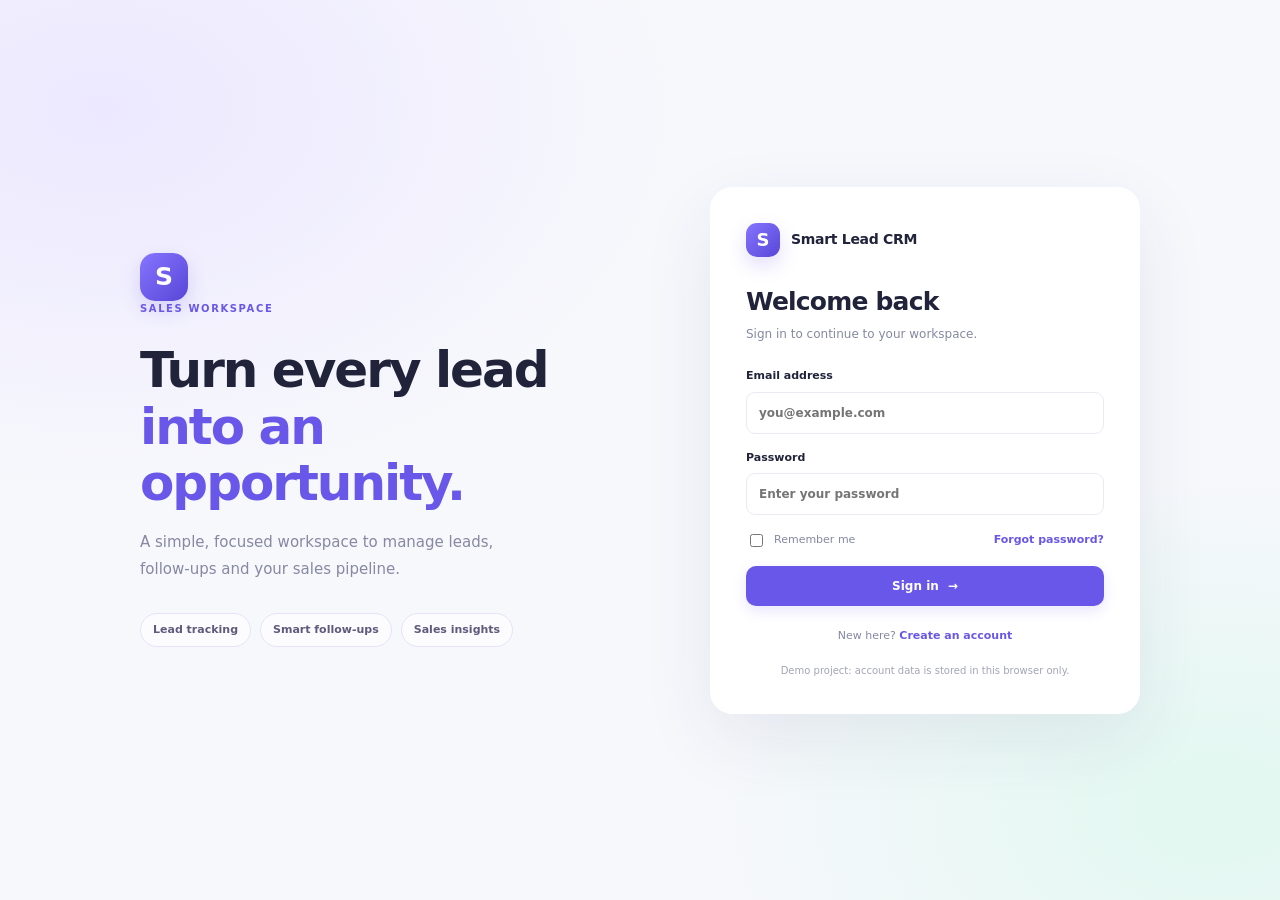
<file: index.html>
<!DOCTYPE html>
<html lang="en">
<head>
  <meta charset="UTF-8">
  <meta name="viewport" content="width=device-width, initial-scale=1.0">
  <meta name="description" content="Smart Lead CRM - manage leads, sales pipeline and follow-ups.">
  <title>Smart Lead CRM</title>
  <link rel="stylesheet" href="css/style.css">
</head>
<body class="auth-page">
  <main class="auth-shell">
    <section class="auth-brand">
      <div class="brand-mark">S</div>
      <p class="eyebrow">SALES WORKSPACE</p>
      <h1>Turn every lead<br><span>into an opportunity.</span></h1>
      <p class="muted">A simple, focused workspace to manage leads, follow-ups and your sales pipeline.</p>
      <div class="feature-pills"><span>Lead tracking</span><span>Smart follow-ups</span><span>Sales insights</span></div>
    </section>
    <section class="auth-card">
      <div class="brand-inline"><div class="brand-mark small">S</div><strong>Smart Lead CRM</strong></div>
      <h2>Welcome back</h2>
      <p class="muted">Sign in to continue to your workspace.</p>
      <form id="loginForm" class="form-stack">
        <label>Email address<input type="email" id="loginEmail" autocomplete="username" placeholder="you@example.com" required></label>
        <label>Password<input type="password" id="loginPassword" autocomplete="current-password" placeholder="Enter your password" required minlength="6"></label>
        <div class="form-row between"><label class="check-label"><input type="checkbox" id="rememberMe"> Remember me</label><a href="forgot-password.html">Forgot password?</a></div>
        <button class="btn btn-primary full" type="submit">Sign in <span>→</span></button>
        <p id="loginMessage" class="form-message" aria-live="polite"></p>
      </form>
      <p class="auth-switch">New here? <a href="register.html">Create an account</a></p>
      <p class="fine-print">Demo project: account data is stored in this browser only.</p>
    </section>
  </main>
  <script src="js/storage.js"></script><script src="js/auth.js"></script>
</body>
</html>
</file>
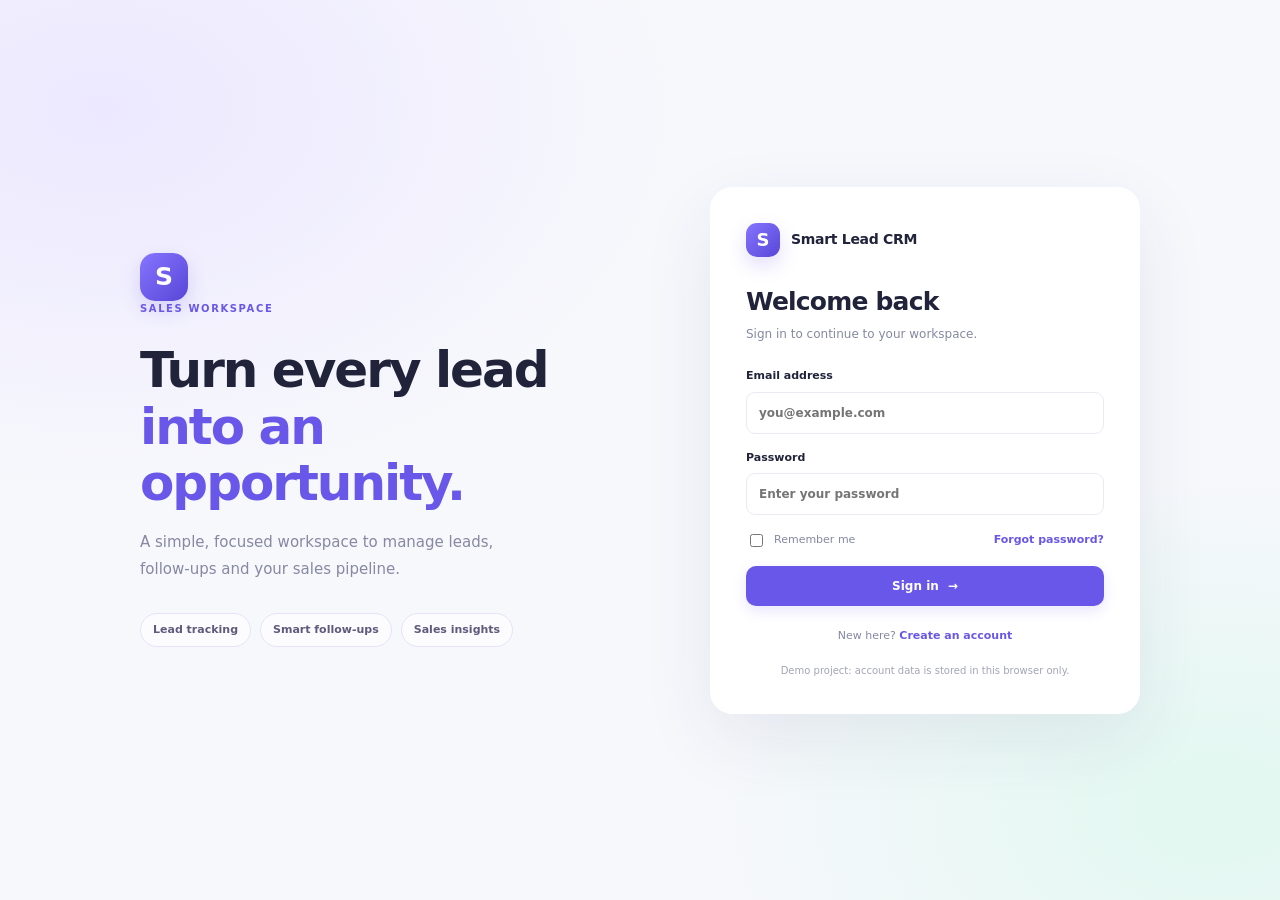
<file: analytics.html>
<!DOCTYPE html>
<html lang="en"><head><meta charset="UTF-8"><meta name="viewport" content="width=device-width, initial-scale=1.0"><title>Analytics | Smart Lead CRM</title><link rel="stylesheet" href="css/style.css"></head><body class="app-page"><div class="app-layout">
<aside class="sidebar" id="sidebar"><a class="brand-inline sidebar-brand" href="dashboard.html"><div class="brand-mark small">S</div><strong>Smart Lead <span>CRM</span></strong></a><p class="nav-label">WORKSPACE</p><nav class="main-nav"><a class="nav-link" href="dashboard.html"><span>▦</span> Overview</a><a class="nav-link" href="leads.html"><span>♙</span> Leads <span class="nav-count" id="navLeadCount">0</span></a><a class="nav-link" href="pipeline.html"><span>▤</span> Sales pipeline</a><a class="nav-link" href="followups.html"><span>◷</span> Follow-ups <span class="nav-count" id="navTaskCount">0</span></a><a class="nav-link active" href="analytics.html"><span>▥</span> Analytics</a></nav><div class="sidebar-bottom"><div class="help-card"><div class="help-icon">✦</div><strong>Data insight</strong><p>Use lead sources and stages to see where your pipeline is strongest.</p><a href="leads.html">Manage leads →</a></div><button class="nav-link logout-link" id="logoutBtn"><span>↪</span> Log out</button></div></aside>
<main class="main-area"><header class="topbar"><button class="icon-btn mobile-menu" id="menuToggle" aria-label="Toggle navigation">☰</button><div class="breadcrumb">Workspace <span>/</span> Analytics</div><div class="topbar-actions"><button class="icon-btn" id="themeToggle" title="Toggle theme">☼</button><button class="user-chip"><span class="avatar" id="userAvatar">S</span><span><strong id="userName">User</strong><small>Workspace owner</small></span></button></div></header>
<section class="page-content"><div class="page-heading"><div><p class="eyebrow">MEASURE WHAT MATTERS</p><h1>Sales analytics</h1><p class="muted">A clear snapshot of your leads, conversions and deal value.</p></div><button class="btn btn-secondary" id="exportAnalyticsBtn">↓ Export report CSV</button></div><div class="stats-grid compact-stats"><article class="stat-card"><div class="stat-top"><span>Conversion rate</span><span class="stat-icon green">↗</span></div><strong class="stat-number" id="analyticsConversion">0%</strong><div class="stat-foot">Won / all leads</div></article><article class="stat-card"><div class="stat-top"><span>Pipeline value</span><span class="stat-icon violet">₹</span></div><strong class="stat-number" id="analyticsPipeline">₹0</strong><div class="stat-foot">Open opportunities</div></article><article class="stat-card"><div class="stat-top"><span>Won revenue</span><span class="stat-icon green">✓</span></div><strong class="stat-number" id="analyticsRevenue">₹0</strong><div class="stat-foot">Deals marked won</div></article><article class="stat-card"><div class="stat-top"><span>Average deal</span><span class="stat-icon blue">◎</span></div><strong class="stat-number" id="analyticsAverage">₹0</strong><div class="stat-foot">Across all leads</div></article></div><div class="dashboard-grid analytics-grid"><section class="panel"><div class="panel-heading"><div><h2>Leads by status</h2><p class="muted">Current distribution across your pipeline</p></div></div><div id="statusChart" class="bar-chart"></div></section><section class="panel"><div class="panel-heading"><div><h2>Lead sources</h2><p class="muted">Where opportunities come from</p></div></div><div id="sourceChart" class="source-chart"></div></section></div><section class="panel"><div class="panel-heading"><div><h2>Smart insights</h2><p class="muted">Rule-based observations from your current data</p></div></div><div id="smartInsights" class="insights-grid"></div></section><footer class="app-footer">Smart Lead CRM <span>•</span> Make informed sales decisions</footer></section></main></div><div id="toastRegion" class="toast-region" aria-live="polite"></div><script src="js/storage.js"></script><script src="js/common.js"></script><script src="js/analytics.js"></script></body></html>
</file>
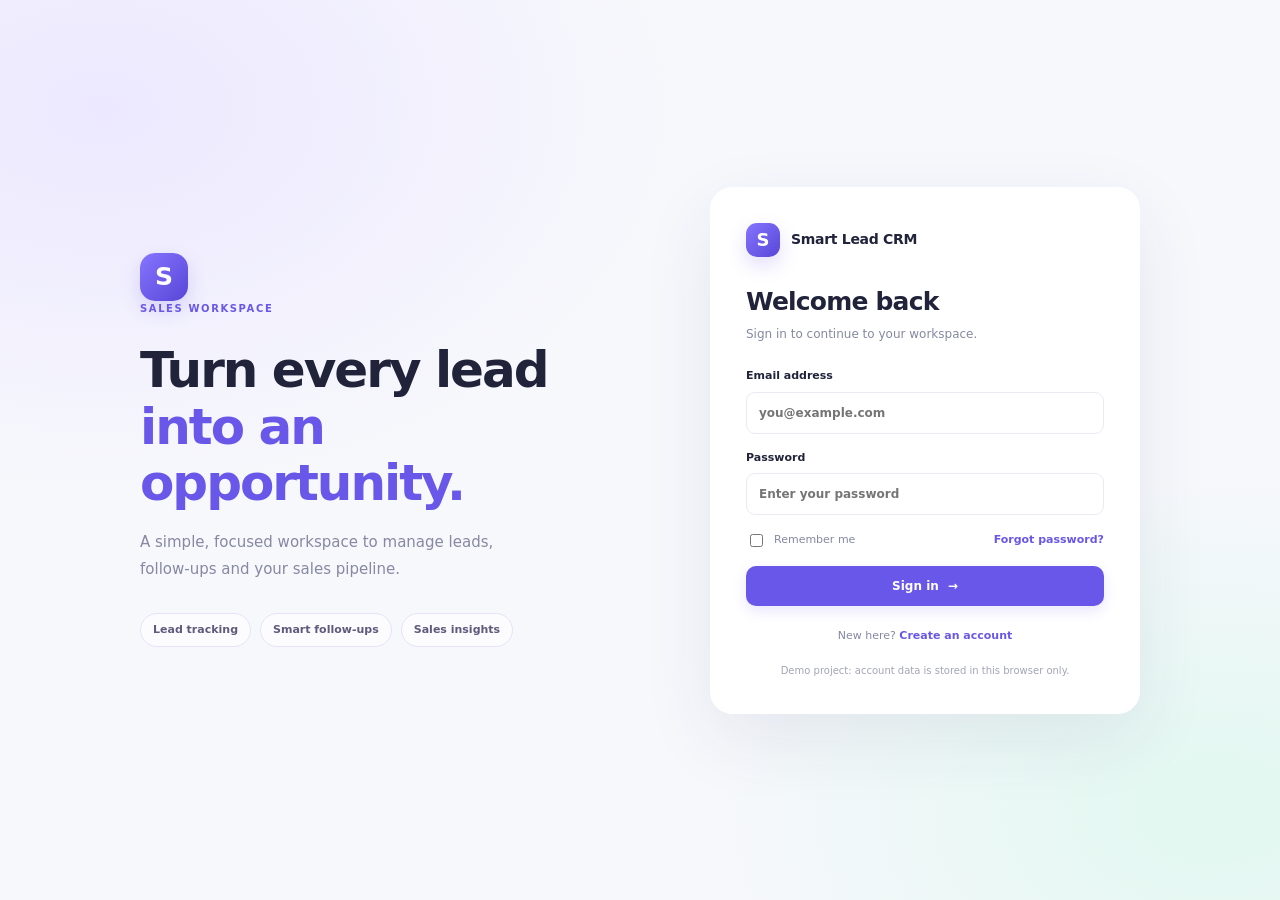
<file: dashboard.html>
<!DOCTYPE html>
<html lang="en">
<head><meta charset="UTF-8"><meta name="viewport" content="width=device-width, initial-scale=1.0"><title>Dashboard | Smart Lead CRM</title><link rel="stylesheet" href="css/style.css"></head>
<body class="app-page">
<div class="app-layout">
  <aside class="sidebar" id="sidebar">
    <a class="brand-inline sidebar-brand" href="dashboard.html"><div class="brand-mark small">S</div><strong>Smart Lead <span>CRM</span></strong></a>
    <p class="nav-label">WORKSPACE</p>
    <nav class="main-nav">
      <a class="nav-link active" href="dashboard.html"><span>▦</span> Overview</a>
      <a class="nav-link" href="leads.html"><span>♙</span> Leads <span class="nav-count" id="navLeadCount">0</span></a>
      <a class="nav-link" href="pipeline.html"><span>▤</span> Sales pipeline</a>
      <a class="nav-link" href="followups.html"><span>◷</span> Follow-ups <span class="nav-count" id="navTaskCount">0</span></a>
      <a class="nav-link" href="analytics.html"><span>▥</span> Analytics</a>
    </nav>
    <div class="sidebar-bottom"><div class="help-card"><div class="help-icon">✦</div><strong>Quick tip</strong><p>Keep next steps and follow-up dates updated to spot at-risk leads early.</p><a href="followups.html">View follow-ups →</a></div><button class="nav-link logout-link" id="logoutBtn"><span>↪</span> Log out</button></div>
  </aside>
  <main class="main-area">
    <header class="topbar"><button class="icon-btn mobile-menu" id="menuToggle" aria-label="Toggle navigation">☰</button><div class="breadcrumb">Workspace <span>/</span> Overview</div><div class="topbar-actions"><button class="icon-btn" id="themeToggle" title="Toggle theme" aria-label="Toggle theme">☼</button><button class="user-chip" id="userChip"><span class="avatar" id="userAvatar">S</span><span><strong id="userName">User</strong><small>Workspace owner</small></span></button></div></header>
    <section class="page-content">
      <div class="page-heading"><div><p class="eyebrow">MONDAY, YOUR SALES OVERVIEW</p><h1>Good to see you, <span id="greetingName">there</span> 👋</h1><p class="muted">Here's what's happening with your leads today.</p></div><a class="btn btn-primary" href="leads.html#addLead">＋ Add new lead</a></div>
      <div class="stats-grid">
        <article class="stat-card"><div class="stat-top"><span>Total leads</span><span class="stat-icon violet">♙</span></div><strong class="stat-number" id="totalLeads">0</strong><div class="stat-foot"><span class="positive">●</span> All leads in your workspace</div></article>
        <article class="stat-card"><div class="stat-top"><span>Qualified leads</span><span class="stat-icon blue">✦</span></div><strong class="stat-number" id="qualifiedLeads">0</strong><div class="stat-foot">Ready for sales conversations</div></article>
        <article class="stat-card"><div class="stat-top"><span>Deals won</span><span class="stat-icon green">✓</span></div><strong class="stat-number" id="wonLeads">0</strong><div class="stat-foot"><span class="positive">●</span> Successfully converted</div></article>
        <article class="stat-card"><div class="stat-top"><span>At-risk leads</span><span class="stat-icon orange">⚑</span></div><strong class="stat-number" id="riskLeads">0</strong><div class="stat-foot">Overdue or inactive leads</div></article>
      </div>
      <div class="dashboard-grid">
        <section class="panel pipeline-panel"><div class="panel-heading"><div><h2>Lead pipeline</h2><p class="muted">How leads move through your sales process</p></div><a class="text-link" href="pipeline.html">View pipeline →</a></div><div id="pipelineSummary" class="pipeline-summary"></div><div class="pipeline-bar" id="pipelineBar"></div><div class="legend-row" id="pipelineLegend"></div></section>
        <section class="panel"><div class="panel-heading"><div><h2>Lead health</h2><p class="muted">Based on status and follow-up dates</p></div><span class="pill pill-neutral">Live</span></div><div id="healthSummary" class="health-summary"></div><div class="health-note"><span>✦</span><p><strong>Smart tip</strong><br>Prioritize overdue follow-ups before adding more leads.</p></div></section>
      </div>
      <div class="dashboard-grid lower-grid">
        <section class="panel"><div class="panel-heading"><div><h2>Priority leads</h2><p class="muted">Leads that may need your attention</p></div><a class="text-link" href="leads.html">All leads →</a></div><div class="table-wrap"><table><thead><tr><th>Lead</th><th>Status</th><th>Health</th><th>Value</th></tr></thead><tbody id="priorityLeadsBody"></tbody></table></div></section>
        <section class="panel"><div class="panel-heading"><div><h2>Upcoming follow-ups</h2><p class="muted">Your next actions</p></div><a class="text-link" href="followups.html">View all →</a></div><div id="upcomingTasks" class="task-list"></div></section>
      </div>
      <footer class="app-footer">Smart Lead CRM <span>•</span> Browser-based demo workspace</footer>
    </section>
  </main>
</div>
<div id="toastRegion" class="toast-region" aria-live="polite"></div>
<script src="js/storage.js"></script><script src="js/common.js"></script><script src="js/dashboard.js"></script>
</body></html>
</file>
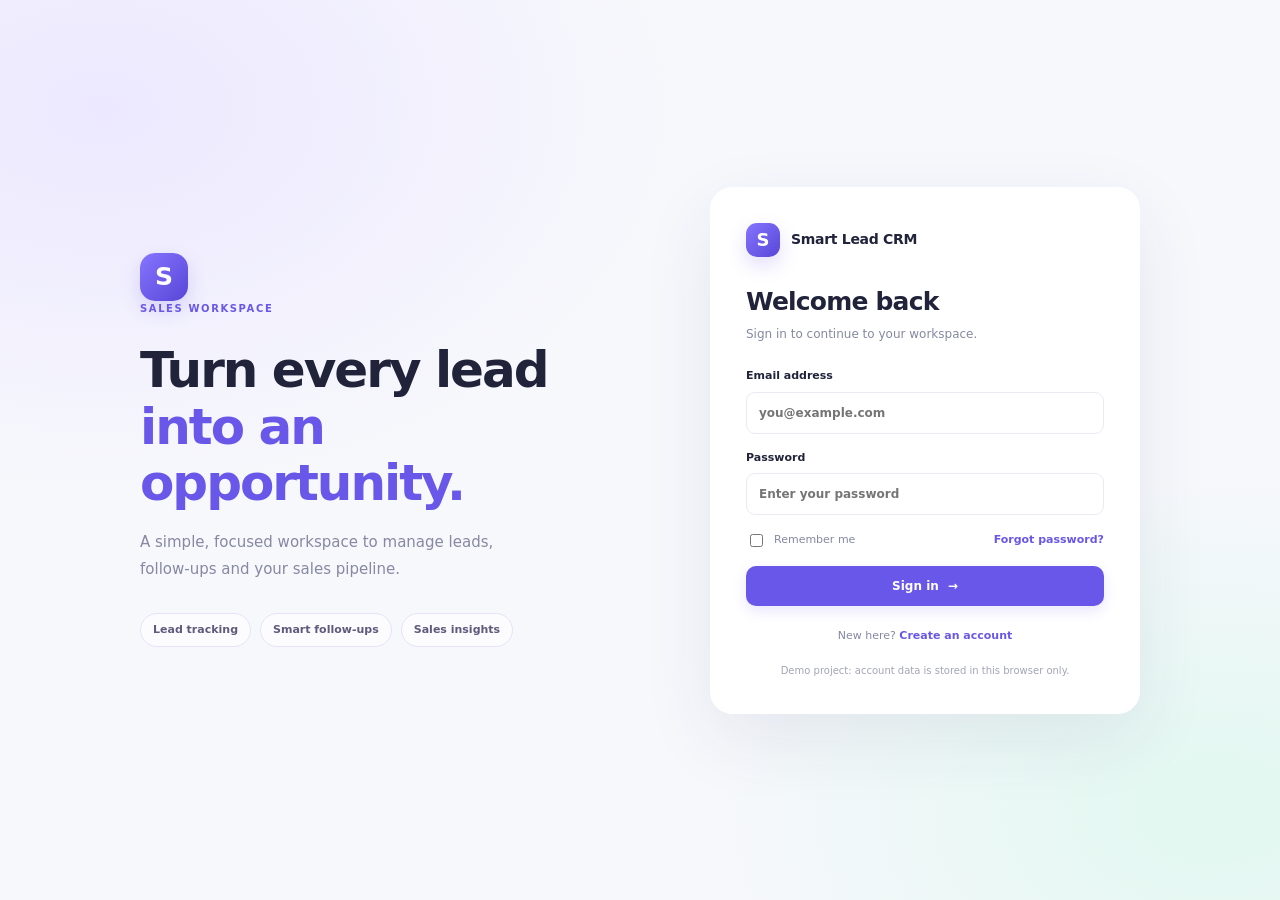
<file: followups.html>
<!DOCTYPE html>
<html lang="en"><head><meta charset="UTF-8"><meta name="viewport" content="width=device-width, initial-scale=1.0"><title>Follow-ups | Smart Lead CRM</title><link rel="stylesheet" href="css/style.css"></head><body class="app-page"><div class="app-layout">
<aside class="sidebar" id="sidebar"><a class="brand-inline sidebar-brand" href="dashboard.html"><div class="brand-mark small">S</div><strong>Smart Lead <span>CRM</span></strong></a><p class="nav-label">WORKSPACE</p><nav class="main-nav"><a class="nav-link" href="dashboard.html"><span>▦</span> Overview</a><a class="nav-link" href="leads.html"><span>♙</span> Leads <span class="nav-count" id="navLeadCount">0</span></a><a class="nav-link" href="pipeline.html"><span>▤</span> Sales pipeline</a><a class="nav-link active" href="followups.html"><span>◷</span> Follow-ups <span class="nav-count" id="navTaskCount">0</span></a><a class="nav-link" href="analytics.html"><span>▥</span> Analytics</a></nav><div class="sidebar-bottom"><div class="help-card"><div class="help-icon">✦</div><strong>Follow-up tip</strong><p>Small, timely actions help keep opportunities moving.</p><a href="leads.html">Browse leads →</a></div><button class="nav-link logout-link" id="logoutBtn"><span>↪</span> Log out</button></div></aside>
<main class="main-area"><header class="topbar"><button class="icon-btn mobile-menu" id="menuToggle" aria-label="Toggle navigation">☰</button><div class="breadcrumb">Workspace <span>/</span> Follow-ups</div><div class="topbar-actions"><button class="icon-btn" id="themeToggle" title="Toggle theme">☼</button><button class="user-chip"><span class="avatar" id="userAvatar">S</span><span><strong id="userName">User</strong><small>Workspace owner</small></span></button></div></header>
<section class="page-content"><div class="page-heading"><div><p class="eyebrow">STAY ON TOP OF EVERY CONVERSATION</p><h1>Follow-ups & tasks</h1><p class="muted">Your next steps, deadlines and overdue actions in one place.</p></div><a class="btn btn-primary" href="leads.html">＋ Add follow-up to a lead</a></div><div class="stats-grid compact-stats"><article class="stat-card"><div class="stat-top"><span>Open tasks</span><span class="stat-icon violet">◷</span></div><strong class="stat-number" id="tasksOpen">0</strong></article><article class="stat-card"><div class="stat-top"><span>Due today</span><span class="stat-icon blue">◎</span></div><strong class="stat-number" id="tasksToday">0</strong></article><article class="stat-card"><div class="stat-top"><span>Overdue</span><span class="stat-icon orange">⚑</span></div><strong class="stat-number" id="tasksOverdue">0</strong></article><article class="stat-card"><div class="stat-top"><span>Completed</span><span class="stat-icon green">✓</span></div><strong class="stat-number" id="tasksCompleted">0</strong></article></div><div class="task-filters"><button class="filter-chip active" data-task-filter="open">Open tasks</button><button class="filter-chip" data-task-filter="today">Due today</button><button class="filter-chip" data-task-filter="overdue">Overdue</button><button class="filter-chip" data-task-filter="completed">Completed</button><button class="filter-chip" data-task-filter="all">All</button></div><section class="panel"><div class="panel-heading"><div><h2>Task list</h2><p class="muted">Tasks are generated from each lead's next follow-up date.</p></div></div><div id="followupTaskList" class="followup-list"></div></section><footer class="app-footer">Smart Lead CRM <span>•</span> One next step at a time</footer></section></main></div><div id="toastRegion" class="toast-region" aria-live="polite"></div><script src="js/storage.js"></script><script src="js/common.js"></script><script src="js/followups.js"></script></body></html>
</file>
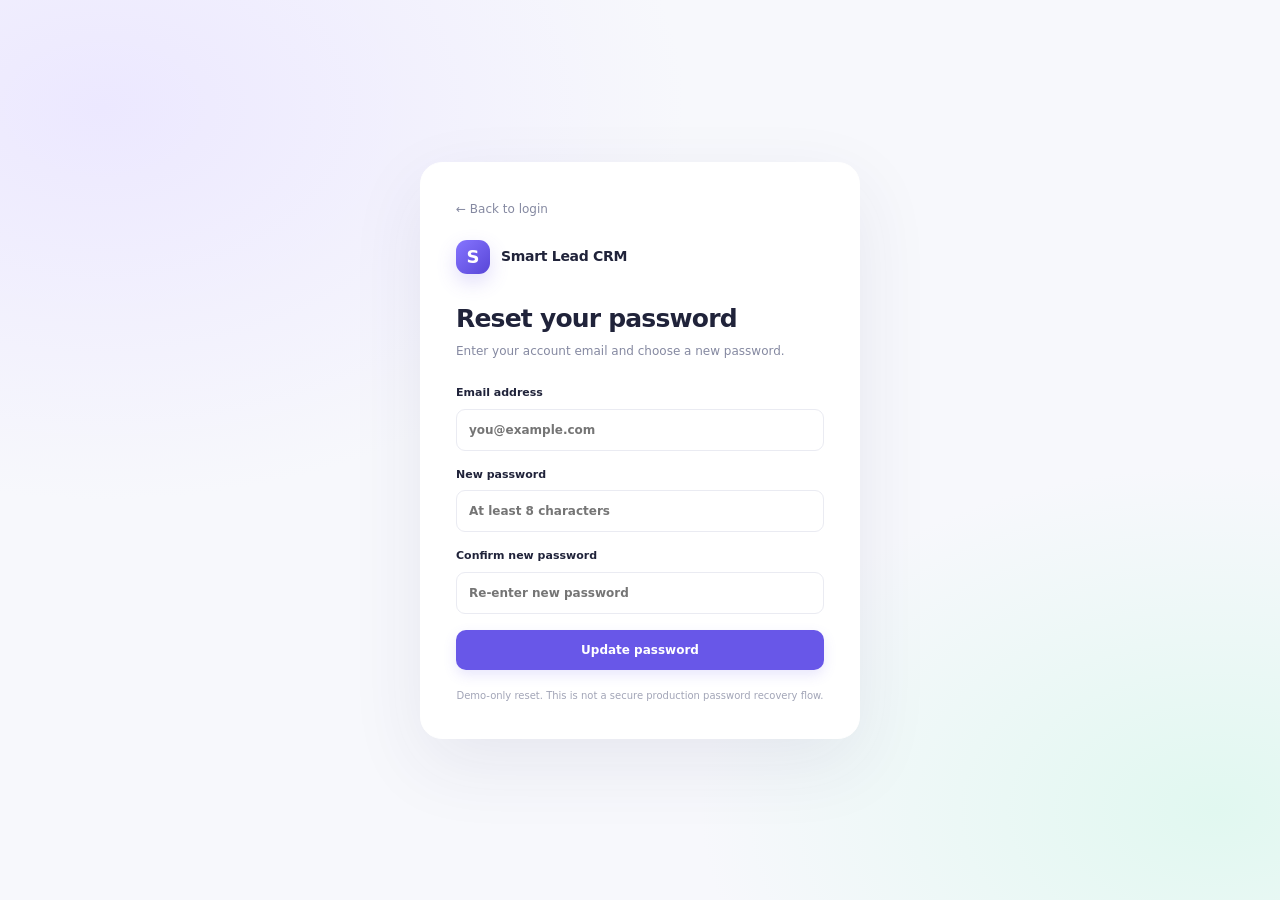
<file: forgot-password.html>
<!DOCTYPE html>
<html lang="en">
<head><meta charset="UTF-8"><meta name="viewport" content="width=device-width, initial-scale=1.0"><title>Password reset | Smart Lead CRM</title><link rel="stylesheet" href="css/style.css"></head>
<body class="auth-page"><main class="auth-shell compact-shell"><section class="auth-card standalone-card">
  <a class="back-link" href="index.html">← Back to login</a><div class="brand-inline"><div class="brand-mark small">S</div><strong>Smart Lead CRM</strong></div>
  <h2>Reset your password</h2><p class="muted">Enter your account email and choose a new password.</p>
  <form id="resetForm" class="form-stack">
    <label>Email address<input id="resetEmail" type="email" required placeholder="you@example.com"></label>
    <label>New password<input id="resetPassword" type="password" minlength="8" required placeholder="At least 8 characters"></label>
    <label>Confirm new password<input id="resetConfirm" type="password" minlength="8" required placeholder="Re-enter new password"></label>
    <button class="btn btn-primary full" type="submit">Update password</button><p id="resetMessage" class="form-message" aria-live="polite"></p>
  </form><p class="fine-print">Demo-only reset. This is not a secure production password recovery flow.</p>
</section></main><script src="js/storage.js"></script><script src="js/auth.js"></script></body></html>
</file>
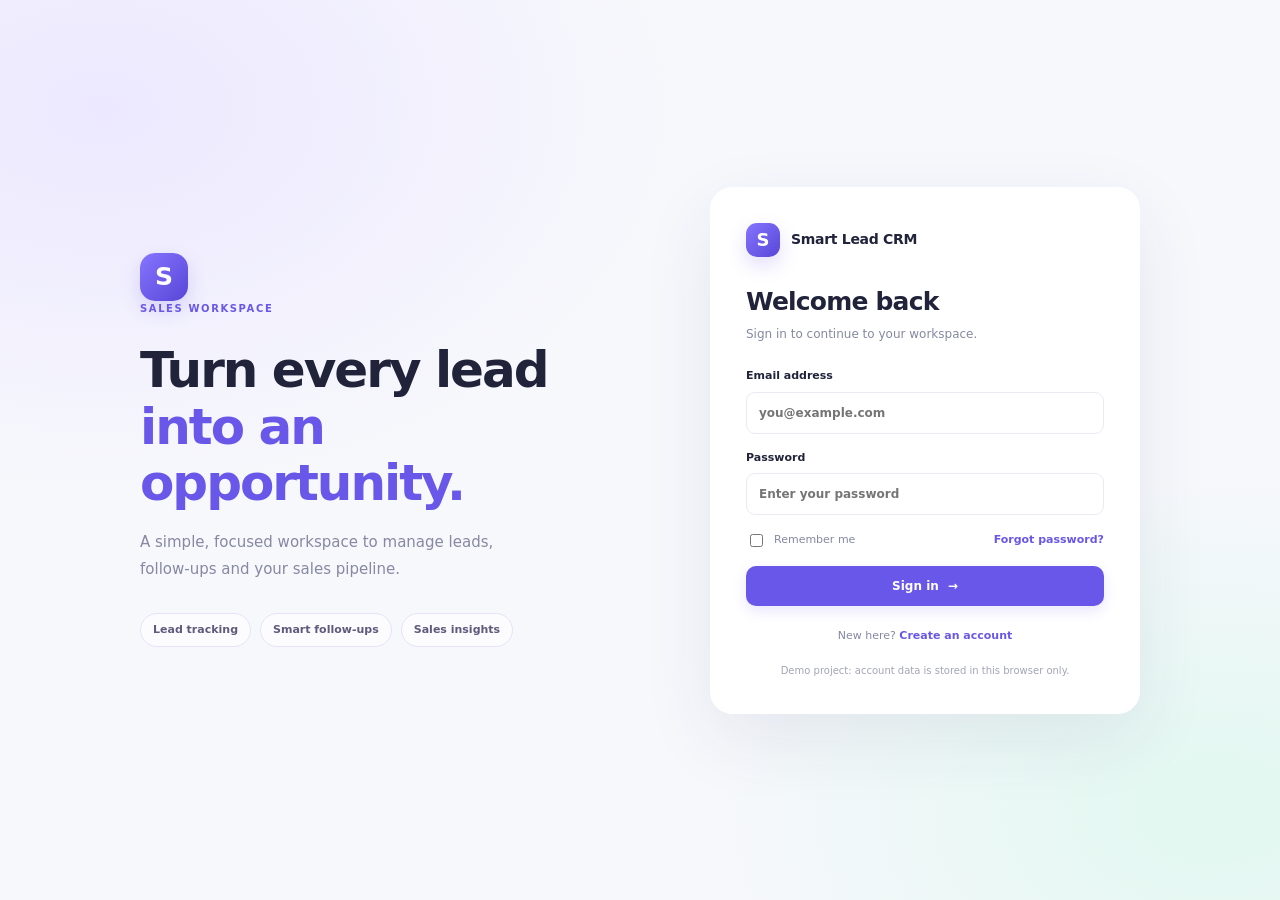
<file: leads.html>
<!DOCTYPE html>
<html lang="en"><head><meta charset="UTF-8"><meta name="viewport" content="width=device-width, initial-scale=1.0"><title>Leads | Smart Lead CRM</title><link rel="stylesheet" href="css/style.css"></head>
<body class="app-page"><div class="app-layout">
<aside class="sidebar" id="sidebar"><a class="brand-inline sidebar-brand" href="dashboard.html"><div class="brand-mark small">S</div><strong>Smart Lead <span>CRM</span></strong></a><p class="nav-label">WORKSPACE</p><nav class="main-nav"><a class="nav-link" href="dashboard.html"><span>▦</span> Overview</a><a class="nav-link active" href="leads.html"><span>♙</span> Leads <span class="nav-count" id="navLeadCount">0</span></a><a class="nav-link" href="pipeline.html"><span>▤</span> Sales pipeline</a><a class="nav-link" href="followups.html"><span>◷</span> Follow-ups <span class="nav-count" id="navTaskCount">0</span></a><a class="nav-link" href="analytics.html"><span>▥</span> Analytics</a></nav><div class="sidebar-bottom"><div class="help-card"><div class="help-icon">✦</div><strong>Lead tip</strong><p>Record the next action so no opportunity gets forgotten.</p><a href="followups.html">Manage tasks →</a></div><button class="nav-link logout-link" id="logoutBtn"><span>↪</span> Log out</button></div></aside>
<main class="main-area"><header class="topbar"><button class="icon-btn mobile-menu" id="menuToggle" aria-label="Toggle navigation">☰</button><div class="breadcrumb">Workspace <span>/</span> Leads</div><div class="topbar-actions"><button class="icon-btn" id="themeToggle" title="Toggle theme">☼</button><button class="user-chip"><span class="avatar" id="userAvatar">S</span><span><strong id="userName">User</strong><small>Workspace owner</small></span></button></div></header>
<section class="page-content"><div class="page-heading"><div><p class="eyebrow">CUSTOMER RELATIONSHIPS</p><h1>Lead management</h1><p class="muted">Capture, organize and prioritize every opportunity.</p></div><div class="button-row"><button class="btn btn-secondary" id="exportLeadsBtn">↓ Export CSV</button><label class="btn btn-secondary file-button">↑ Import CSV<input type="file" id="importLeadsInput" accept=".csv,text/csv" hidden></label><button class="btn btn-primary" id="openLeadModal">＋ Add lead</button></div></div>
<div class="stats-grid compact-stats"><article class="stat-card"><div class="stat-top"><span>All leads</span><span class="stat-icon violet">♙</span></div><strong class="stat-number" id="leadCountAll">0</strong></article><article class="stat-card"><div class="stat-top"><span>Hot priority</span><span class="stat-icon orange">⚑</span></div><strong class="stat-number" id="leadCountHot">0</strong></article><article class="stat-card"><div class="stat-top"><span>Follow-ups due</span><span class="stat-icon blue">◷</span></div><strong class="stat-number" id="leadCountDue">0</strong></article><article class="stat-card"><div class="stat-top"><span>Won deals</span><span class="stat-icon green">✓</span></div><strong class="stat-number" id="leadCountWon">0</strong></article></div>
<section class="panel"><div class="toolbar"><div class="search-wrap"><span>⌕</span><input type="search" id="leadSearch" placeholder="Search name, email, company..."></div><select id="statusFilter" aria-label="Filter by status"><option value="">All statuses</option><option>New</option><option>Contacted</option><option>Qualified</option><option>Proposal</option><option>Negotiation</option><option>Won</option><option>Lost</option></select><select id="priorityFilter" aria-label="Filter by priority"><option value="">All priorities</option><option>Hot</option><option>Warm</option><option>Cold</option></select><select id="leadSort" aria-label="Sort leads"><option value="newest">Newest first</option><option value="oldest">Oldest first</option><option value="value-high">Value: high to low</option><option value="score-high">Score: high to low</option></select></div>
<div class="table-wrap"><table class="leads-table"><thead><tr><th>Lead</th><th>Company</th><th>Status</th><th>Priority</th><th>Lead score</th><th>Deal value</th><th>Follow-up</th><th>Actions</th></tr></thead><tbody id="leadsTableBody"></tbody></table></div><div class="table-bottom"><span id="leadResultsLabel">Showing 0 leads</span><button class="btn btn-small btn-secondary" id="clearFiltersBtn">Clear filters</button></div></section>
<footer class="app-footer">Smart Lead CRM <span>•</span> Manage your pipeline with clarity</footer></section></main></div>
<div class="modal-backdrop" id="leadModalBackdrop" hidden><section class="modal-card" role="dialog" aria-modal="true" aria-labelledby="leadModalTitle"><div class="modal-heading"><div><p class="eyebrow">LEAD DETAILS</p><h2 id="leadModalTitle">Add new lead</h2></div><button class="icon-btn" id="closeLeadModal" aria-label="Close">×</button></div>
<form id="leadForm" class="form-grid"><input type="hidden" id="leadId"><label>Full name *<input id="leadName" required maxlength="100" placeholder="e.g. Rahul Sharma"></label><label>Email *<input id="leadEmail" type="email" required maxlength="160" placeholder="rahul@example.com"></label><label>Phone<input id="leadPhone" type="tel" maxlength="30" placeholder="+91 98765 43210"></label><label>Company<input id="leadCompany" maxlength="100" placeholder="Company name"></label><label>Lead source<select id="leadSource"><option>Website</option><option>Referral</option><option>LinkedIn</option><option>Campaign</option><option>Cold call</option><option>Other</option></select></label><label>Status<select id="leadStatus"><option>New</option><option>Contacted</option><option>Qualified</option><option>Proposal</option><option>Negotiation</option><option>Won</option><option>Lost</option></select></label><label>Priority<select id="leadPriority"><option>Warm</option><option>Hot</option><option>Cold</option></select></label><label>Deal value (₹)<input id="leadValue" type="number" min="0" step="1" value="0"></label><label>Next follow-up<input id="leadFollowup" type="date"></label><label>Notes<textarea id="leadNotes" rows="3" maxlength="1000" placeholder="Interest, context, next step..."></textarea></label><div class="modal-actions"><button type="button" class="btn btn-secondary" id="cancelLeadModal">Cancel</button><button type="submit" class="btn btn-primary">Save lead</button></div><p class="form-message span-all" id="leadFormMessage" aria-live="polite"></p></form></section></div>
<div id="toastRegion" class="toast-region" aria-live="polite"></div><script src="js/storage.js"></script><script src="js/common.js"></script><script src="js/leads.js"></script></body></html>
</file>
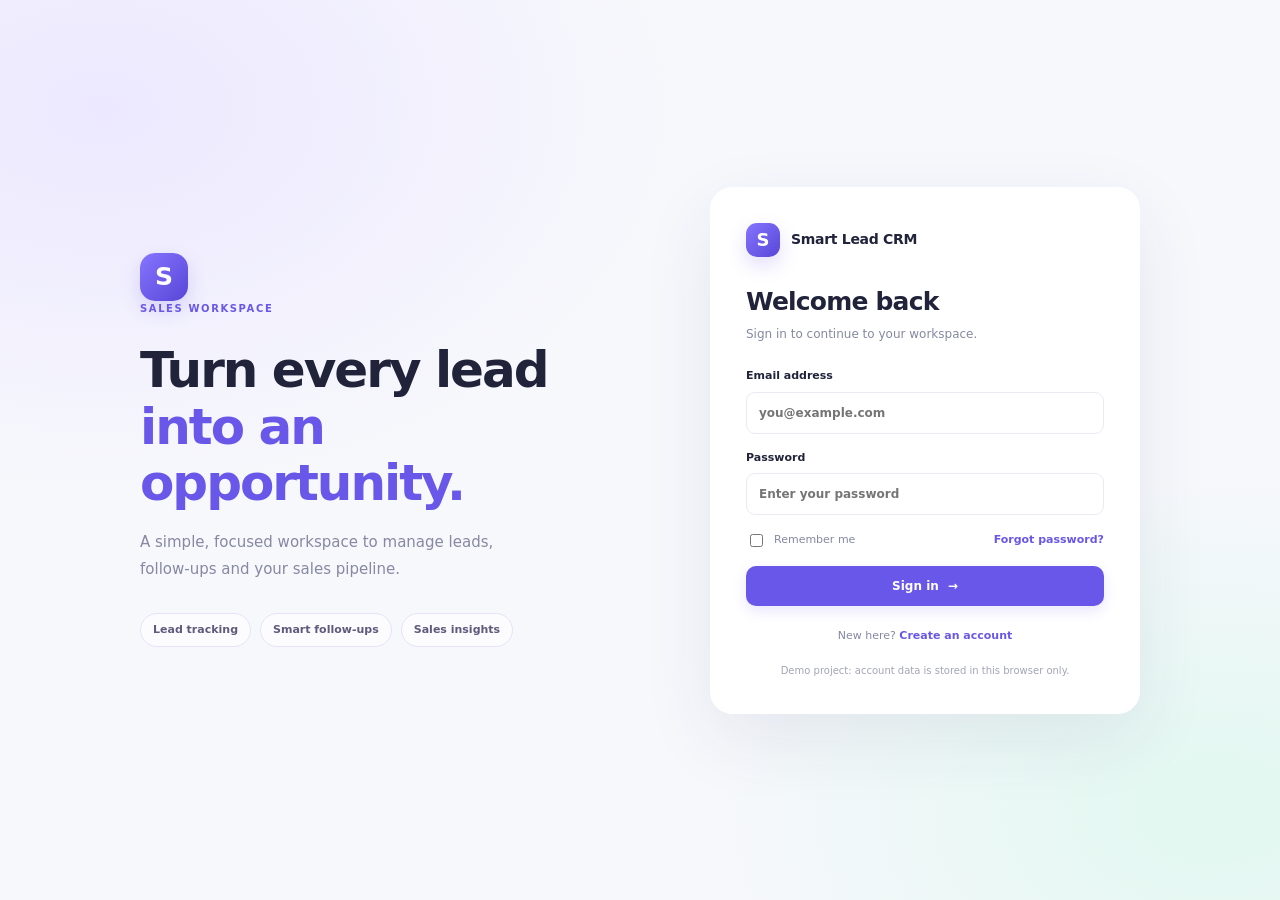
<file: pipeline.html>
<!DOCTYPE html>
<html lang="en"><head><meta charset="UTF-8"><meta name="viewport" content="width=device-width, initial-scale=1.0"><title>Sales pipeline | Smart Lead CRM</title><link rel="stylesheet" href="css/style.css"></head><body class="app-page"><div class="app-layout">
<aside class="sidebar" id="sidebar"><a class="brand-inline sidebar-brand" href="dashboard.html"><div class="brand-mark small">S</div><strong>Smart Lead <span>CRM</span></strong></a><p class="nav-label">WORKSPACE</p><nav class="main-nav"><a class="nav-link" href="dashboard.html"><span>▦</span> Overview</a><a class="nav-link" href="leads.html"><span>♙</span> Leads <span class="nav-count" id="navLeadCount">0</span></a><a class="nav-link active" href="pipeline.html"><span>▤</span> Sales pipeline</a><a class="nav-link" href="followups.html"><span>◷</span> Follow-ups <span class="nav-count" id="navTaskCount">0</span></a><a class="nav-link" href="analytics.html"><span>▥</span> Analytics</a></nav><div class="sidebar-bottom"><div class="help-card"><div class="help-icon">✦</div><strong>Pipeline tip</strong><p>Keep deal stages accurate for better forecasts.</p><a href="analytics.html">View analytics →</a></div><button class="nav-link logout-link" id="logoutBtn"><span>↪</span> Log out</button></div></aside>
<main class="main-area"><header class="topbar"><button class="icon-btn mobile-menu" id="menuToggle" aria-label="Toggle navigation">☰</button><div class="breadcrumb">Workspace <span>/</span> Sales pipeline</div><div class="topbar-actions"><button class="icon-btn" id="themeToggle" title="Toggle theme">☼</button><button class="user-chip"><span class="avatar" id="userAvatar">S</span><span><strong id="userName">User</strong><small>Workspace owner</small></span></button></div></header>
<section class="page-content"><div class="page-heading"><div><p class="eyebrow">DEAL PROGRESSION</p><h1>Sales pipeline</h1><p class="muted">Move opportunities forward and keep every deal visible.</p></div><a class="btn btn-primary" href="leads.html">＋ Add lead</a></div><div class="pipeline-overview" id="pipelineOverview"></div><div class="kanban-board" id="kanbanBoard"></div><footer class="app-footer">Smart Lead CRM <span>•</span> Sales stages at a glance</footer></section></main></div><div id="toastRegion" class="toast-region" aria-live="polite"></div><script src="js/storage.js"></script><script src="js/common.js"></script><script src="js/pipeline.js"></script></body></html>
</file>
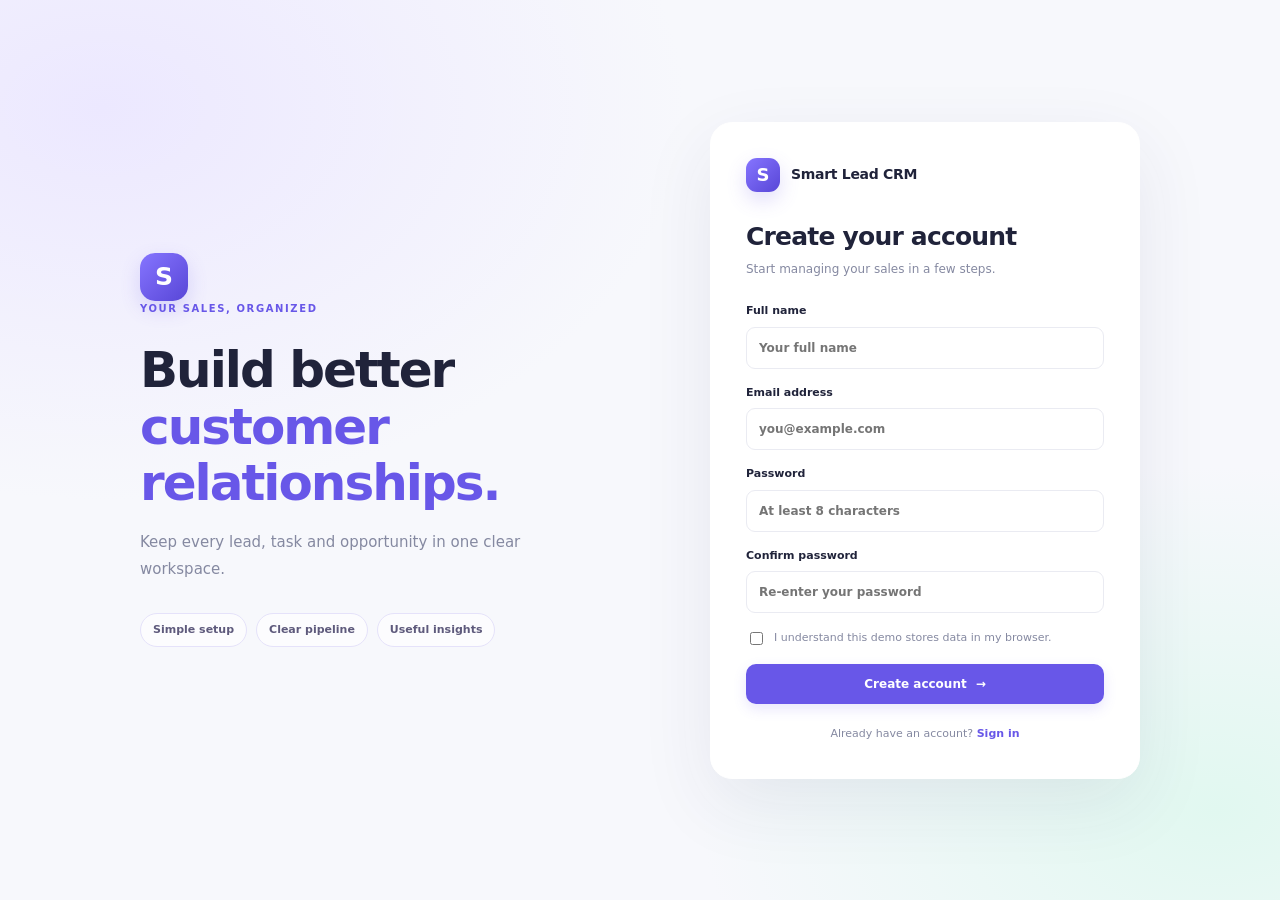
<file: register.html>
<!DOCTYPE html>
<html lang="en">
<head><meta charset="UTF-8"><meta name="viewport" content="width=device-width, initial-scale=1.0"><title>Create account | Smart Lead CRM</title><link rel="stylesheet" href="css/style.css"></head>
<body class="auth-page">
  <main class="auth-shell">
    <section class="auth-brand"><div class="brand-mark">S</div><p class="eyebrow">YOUR SALES, ORGANIZED</p><h1>Build better<br><span>customer relationships.</span></h1><p class="muted">Keep every lead, task and opportunity in one clear workspace.</p><div class="feature-pills"><span>Simple setup</span><span>Clear pipeline</span><span>Useful insights</span></div></section>
    <section class="auth-card">
      <div class="brand-inline"><div class="brand-mark small">S</div><strong>Smart Lead CRM</strong></div>
      <h2>Create your account</h2><p class="muted">Start managing your sales in a few steps.</p>
      <form id="registerForm" class="form-stack">
        <label>Full name<input id="registerName" type="text" autocomplete="name" placeholder="Your full name" required minlength="2" maxlength="80"></label>
        <label>Email address<input id="registerEmail" type="email" autocomplete="email" placeholder="you@example.com" required></label>
        <label>Password<input id="registerPassword" type="password" autocomplete="new-password" placeholder="At least 8 characters" required minlength="8"></label>
        <label>Confirm password<input id="confirmPassword" type="password" autocomplete="new-password" placeholder="Re-enter your password" required minlength="8"></label>
        <label class="check-label"><input type="checkbox" id="acceptTerms" required> I understand this demo stores data in my browser.</label>
        <button class="btn btn-primary full" type="submit">Create account <span>→</span></button>
        <p id="registerMessage" class="form-message" aria-live="polite"></p>
      </form>
      <p class="auth-switch">Already have an account? <a href="index.html">Sign in</a></p>
    </section>
  </main>
  <script src="js/storage.js"></script><script src="js/auth.js"></script>
</body></html>
</file>
<file: css/style.css>
:root{--bg:#f6f7fb;--surface:#fff;--surface-2:#f8f9fd;--text:#20233a;--muted:#8589a1;--border:#eaebf2;--primary:#6857e8;--primary-dark:#5140cf;--primary-soft:#eeebff;--green:#159c72;--green-soft:#e5f8f0;--orange:#d88927;--orange-soft:#fff3df;--red:#d84b60;--red-soft:#fff0f2;--blue:#3984d9;--blue-soft:#eaf3ff;--shadow:0 12px 35px rgba(34,38,80,.06);--sidebar:252px}*{box-sizing:border-box}html{scroll-behavior:smooth}body{margin:0;font-family:Inter,ui-sans-serif,system-ui,-apple-system,BlinkMacSystemFont,"Segoe UI",sans-serif;background:var(--bg);color:var(--text);font-size:14px;line-height:1.5}a{color:var(--primary);text-decoration:none}button,input,select,textarea{font:inherit}button{cursor:pointer}button:focus-visible,a:focus-visible,input:focus-visible,select:focus-visible,textarea:focus-visible{outline:3px solid #a9a0ff;outline-offset:2px}.muted{color:var(--muted);margin:5px 0 0}.eyebrow{font-size:10px;font-weight:800;letter-spacing:1.6px;color:var(--primary);margin:0 0 9px}.brand-mark{height:48px;width:48px;display:grid;place-items:center;border-radius:15px;color:#fff;font-size:25px;font-weight:800;background:linear-gradient(135deg,#8675ff,#5846d7);box-shadow:0 8px 20px #6857e833}.brand-mark.small{height:34px;width:34px;border-radius:11px;font-size:18px}.brand-inline{display:flex;align-items:center;gap:11px}.brand-inline strong{font-size:14px;letter-spacing:-.3px}.brand-inline strong span{color:var(--primary)}.btn{display:inline-flex;align-items:center;justify-content:center;gap:9px;border:1px solid transparent;border-radius:10px;padding:10px 15px;font-weight:700;font-size:12px;transition:transform .16s,background .16s,box-shadow .16s;white-space:nowrap}.btn:hover{transform:translateY(-1px)}.btn-primary{background:var(--primary);color:white;box-shadow:0 5px 13px #6857e826}.btn-primary:hover{background:var(--primary-dark)}.btn-secondary{background:var(--surface);border-color:var(--border);color:var(--text)}.btn-secondary:hover{background:var(--surface-2)}.btn-small{padding:6px 10px;font-size:11px}.full{width:100%}.icon-btn{height:36px;width:36px;display:inline-grid;place-items:center;border:1px solid var(--border);background:var(--surface);color:var(--text);border-radius:10px;font-size:16px}.button-row{display:flex;gap:9px;flex-wrap:wrap}.auth-page{min-height:100vh;display:grid;place-items:center;padding:32px;background:radial-gradient(ellipse at 8% 12%,#ece8ff 0,transparent 35%),radial-gradient(ellipse at 95% 90%,#e1f8f0 0,transparent 30%),#f7f8fc}.auth-shell{width:min(100%,1000px);display:grid;grid-template-columns:1fr 430px;align-items:center;gap:70px}.auth-brand h1{font-size:clamp(34px,4vw,50px);letter-spacing:-2px;line-height:1.13;margin:26px 0 17px}.auth-brand h1 span{color:var(--primary)}.auth-brand>.muted{font-size:15px;max-width:400px;line-height:1.8}.feature-pills{display:flex;gap:9px;flex-wrap:wrap;margin-top:30px}.feature-pills span{padding:8px 12px;border:1px solid #e5e2fa;border-radius:99px;background:#ffffffa8;color:#5e5a7c;font-size:11px;font-weight:650}.auth-card{padding:35px;background:var(--surface);border:1px solid #ffffff;border-radius:22px;box-shadow:0 25px 75px #2b2b6415}.auth-card h2{font-size:25px;letter-spacing:-.8px;margin:26px 0 0}.auth-card .muted{font-size:12px}.form-stack{display:grid;gap:16px;margin-top:25px}.form-stack label,.form-grid>label{display:grid;gap:7px;color:var(--text);font-size:11px;font-weight:700}.form-stack input:not([type=checkbox]),.form-grid input,.form-grid select,.form-grid textarea,.toolbar select,.toolbar input{width:100%;border:1px solid var(--border);background:var(--surface);color:var(--text);border-radius:9px;padding:11px 12px;outline:none;font-size:12px}.form-stack input:focus,.form-grid input:focus,.form-grid select:focus,.form-grid textarea:focus,.toolbar input:focus,.toolbar select:focus{border-color:var(--primary);box-shadow:0 0 0 3px #6857e812}.form-row{display:flex;align-items:center;gap:12px}.between{justify-content:space-between}.check-label{display:flex!important;align-items:center;gap:8px!important;font-weight:500!important;color:var(--muted)!important;font-size:11px!important}.check-label input{accent-color:var(--primary)}.form-row a,.auth-switch a{font-size:11px;font-weight:700}.auth-switch{text-align:center;margin:22px 0 0;color:var(--muted);font-size:11px}.fine-print{text-align:center;color:#a2a5b7;font-size:10px;margin:18px 0 0}.form-message{font-size:12px;margin:0;color:var(--red);min-height:0}.form-message:empty{display:none}.form-message.success{color:var(--green)}.compact-shell{width:min(100%,440px);display:block}.standalone-card{width:100%}.back-link{display:inline-block;font-size:12px;margin-bottom:22px;color:var(--muted)}.app-layout{min-height:100vh}.sidebar{width:var(--sidebar);position:fixed;inset:0 auto 0 0;background:var(--surface);border-right:1px solid var(--border);padding:25px 16px 18px;display:flex;flex-direction:column;z-index:20}.sidebar-brand{padding:0 10px 35px}.nav-label{font-size:9px;font-weight:800;letter-spacing:1.5px;color:#a0a3b6;padding:0 13px;margin:0 0 11px}.main-nav{display:grid;gap:5px}.nav-link{display:flex;align-items:center;gap:12px;padding:11px 13px;border-radius:10px;color:#73778f;font-weight:650;font-size:12px;transition:.15s}.nav-link>span:first-child{font-size:17px;width:18px;text-align:center}.nav-link:hover{background:var(--surface-2);color:var(--text)}.nav-link.active{background:var(--primary-soft);color:var(--primary)}.nav-count{margin-left:auto;background:#f0eff8;padding:2px 7px;border-radius:20px;font-size:10px}.sidebar-bottom{margin-top:auto}.help-card{background:linear-gradient(145deg,#f2efff,#f8f7ff);border:1px solid #e9e5ff;border-radius:13px;padding:15px;margin:0 3px 20px}.help-icon{display:grid;place-items:center;width:28px;height:28px;border-radius:9px;background:white;color:var(--primary);font-size:15px;margin-bottom:10px}.help-card strong{font-size:12px}.help-card p{font-size:10px;color:#81809b;line-height:1.65;margin:5px 0 10px}.help-card a{font-size:10px;font-weight:750}.logout-link{width:100%;border:0;background:transparent;text-align:left}.main-area{margin-left:var(--sidebar);min-height:100vh}.topbar{height:68px;background:var(--surface);border-bottom:1px solid var(--border);display:flex;align-items:center;justify-content:space-between;padding:0 35px;position:sticky;top:0;z-index:10}.breadcrumb{font-size:11px;color:var(--muted)}.breadcrumb span{padding:0 9px;color:#c0c1ce}.topbar-actions{display:flex;align-items:center;gap:12px}.user-chip{display:flex;align-items:center;gap:9px;border:0;background:transparent;text-align:left;color:var(--text);padding:2px}.user-chip>span:last-child{display:grid}.user-chip strong{font-size:11px}.user-chip small{font-size:9px;color:var(--muted)}.avatar{height:34px;width:34px;border-radius:50%;background:var(--primary-soft);color:var(--primary);display:grid;place-items:center;font-weight:800}.mobile-menu{display:none}.page-content{padding:32px 35px 20px;max-width:1600px;margin:auto}.page-heading{display:flex;align-items:center;justify-content:space-between;gap:20px;margin-bottom:25px}.page-heading h1{font-size:27px;letter-spacing:-1.1px;margin:0;line-height:1.25}.page-heading .muted{font-size:12px}.page-heading .eyebrow{margin-bottom:8px}.stats-grid{display:grid;grid-template-columns:repeat(4,minmax(0,1fr));gap:15px;margin-bottom:20px}.stat-card{padding:18px 19px;background:var(--surface);border:1px solid var(--border);border-radius:14px;box-shadow:0 4px 12px #24265c03;min-width:0}.stat-top{display:flex;align-items:center;justify-content:space-between;color:var(--muted);font-size:11px;font-weight:650}.stat-icon{height:34px;width:34px;display:grid;place-items:center;border-radius:10px;font-size:16px}.violet{color:var(--primary);background:var(--primary-soft)}.blue{color:var(--blue);background:var(--blue-soft)}.green{color:var(--green);background:var(--green-soft)}.orange{color:var(--orange);background:var(--orange-soft)}.stat-number{display:block;font-size:28px;letter-spacing:-1px;font-weight:800;margin:11px 0 4px;line-height:1.2;overflow-wrap:anywhere}.stat-foot{font-size:10px;color:var(--muted)}.positive{color:var(--green);font-size:9px;margin-right:3px}.dashboard-grid{display:grid;grid-template-columns:minmax(0,1.5fr) minmax(300px,1fr);gap:18px;margin-bottom:18px}.panel{background:var(--surface);border:1px solid var(--border);border-radius:14px;padding:21px;min-width:0;box-shadow:0 4px 12px #24265c03}.panel-heading{display:flex;justify-content:space-between;align-items:flex-start;gap:15px;margin-bottom:22px}.panel-heading h2{font-size:14px;margin:0;letter-spacing:-.2px}.panel-heading .muted{font-size:10px}.text-link{font-size:10px;font-weight:750;white-space:nowrap}.pill{font-size:9px;padding:5px 9px;border-radius:30px;font-weight:700}.pill-neutral{color:var(--green);background:var(--green-soft)}.pipeline-summary{font-size:12px;color:var(--muted);margin-bottom:12px}.pipeline-summary strong{font-size:20px;color:var(--text);margin-right:5px}.pipeline-bar{display:flex;gap:3px;height:12px;border-radius:99px;overflow:hidden}.pipeline-segment{height:100%;min-width:0;transition:width .3s}.pipeline-segment:first-child{border-radius:99px 0 0 99px}.pipeline-segment:last-child{border-radius:0 99px 99px 0}.legend-row{display:flex;flex-wrap:wrap;gap:12px 16px;margin-top:18px}.legend-item{display:flex;align-items:center;gap:6px;color:var(--muted);font-size:10px}.legend-dot{height:7px;width:7px;border-radius:50%;flex-shrink:0}.health-summary{display:grid;gap:15px}.health-row{display:grid;grid-template-columns:1fr auto;gap:8px;align-items:center}.health-label{font-size:11px;font-weight:650}.health-count{font-size:11px;font-weight:800}.health-track{grid-column:1/-1;height:6px;border-radius:99px;background:var(--surface-2);overflow:hidden}.health-fill{height:100%;border-radius:99px}.health-note{display:flex;gap:10px;align-items:flex-start;background:var(--surface-2);border-radius:10px;padding:11px;margin-top:20px}.health-note>span{color:var(--primary)}.health-note p{font-size:10px;color:var(--muted);margin:0;line-height:1.6}.health-note strong{color:var(--text)}.table-wrap{width:100%;overflow-x:auto}table{width:100%;border-collapse:collapse;text-align:left;white-space:nowrap}th{font-size:9px;text-transform:uppercase;letter-spacing:.65px;color:#9b9eb0;font-weight:800;padding:11px 10px;border-bottom:1px solid var(--border)}td{font-size:11px;padding:13px 10px;border-bottom:1px solid var(--border);color:var(--text)}tbody tr:last-child td{border-bottom:0}.lead-cell{display:flex;align-items:center;gap:9px}.lead-avatar{height:32px;width:32px;display:grid;place-items:center;flex-shrink:0;border-radius:10px;background:var(--primary-soft);color:var(--primary);font-size:10px;font-weight:800}.lead-cell strong{display:block;font-size:11px}.lead-cell small{display:block;color:var(--muted);font-size:9px;margin-top:2px}.status-badge,.priority-badge,.health-badge{display:inline-flex;align-items:center;gap:5px;padding:5px 8px;border-radius:30px;font-size:9px;font-weight:750}.status-new{color:#6556d9;background:#efedff}.status-contacted{color:#2676bd;background:#eaf4ff}.status-qualified{color:#138d71;background:#e5f8f1}.status-proposal{color:#a36a12;background:#fff3df}.status-negotiation{color:#8b59c5;background:#f4eaff}.status-won{color:#138d71;background:#e0f7ed}.status-lost{color:#c44d60;background:#fff0f2}.priority-hot{color:#c64a5a;background:#fff0f2}.priority-warm{color:#b07820;background:#fff4df}.priority-cold{color:#397bc0;background:#eaf3ff}.health-healthy{color:var(--green);background:var(--green-soft)}.health-attention{color:var(--orange);background:var(--orange-soft)}.health-risk{color:var(--red);background:var(--red-soft)}.task-list{display:grid;gap:2px}.task-item{display:flex;align-items:flex-start;gap:11px;padding:12px 0;border-bottom:1px solid var(--border)}.task-item:last-child{border-bottom:0}.task-dot{width:9px;height:9px;border-radius:50%;margin-top:5px;flex-shrink:0;background:var(--primary)}.task-item.overdue .task-dot{background:var(--red)}.task-item strong{font-size:11px;display:block}.task-item p{font-size:10px;color:var(--muted);margin:3px 0 0}.task-date{margin-left:auto;color:var(--muted);font-size:9px;white-space:nowrap}.empty-state{text-align:center;color:var(--muted);font-size:11px;padding:28px 12px}.empty-state strong{display:block;color:var(--text);font-size:12px;margin-bottom:5px}.app-footer{font-size:10px;color:#a0a3b5;text-align:center;padding:24px 0 8px}.app-footer span{padding:0 7px}.compact-stats .stat-number{font-size:25px}.toolbar{display:flex;align-items:center;gap:10px;flex-wrap:wrap;margin-bottom:17px}.search-wrap{position:relative;flex:1;min-width:200px}.search-wrap>span{position:absolute;left:12px;top:7px;font-size:20px;color:var(--muted)}.toolbar .search-wrap input{padding-left:36px}.toolbar select{width:auto;min-width:130px}.table-bottom{display:flex;align-items:center;justify-content:space-between;gap:12px;padding-top:15px;font-size:10px;color:var(--muted)}.action-buttons{display:flex;gap:5px}.action-btn{border:1px solid var(--border);background:var(--surface);color:var(--muted);border-radius:7px;padding:5px 7px;font-size:10px}.action-btn:hover{color:var(--primary);border-color:#d9d3ff}.file-button{cursor:pointer}.modal-backdrop{position:fixed;inset:0;background:#18192f77;z-index:50;display:grid;place-items:center;padding:20px;overflow-y:auto}.modal-backdrop[hidden]{display:none}.modal-card{width:min(100%,680px);max-height:calc(100vh - 40px);overflow-y:auto;background:var(--surface);border-radius:17px;padding:25px;box-shadow:0 25px 80px #15152e35}.modal-heading{display:flex;justify-content:space-between;align-items:flex-start;margin-bottom:20px}.modal-heading h2{font-size:20px;margin:0;letter-spacing:-.5px}.modal-heading .eyebrow{margin-bottom:4px}.form-grid{display:grid;grid-template-columns:1fr 1fr;gap:15px}.form-grid>label{font-size:11px}.form-grid textarea{resize:vertical;min-height:85px}.form-grid>label:has(textarea){grid-column:1/-1}.modal-actions{grid-column:1/-1;display:flex;justify-content:flex-end;gap:9px;margin-top:5px}.span-all{grid-column:1/-1}.pipeline-overview{display:grid;grid-template-columns:repeat(4,1fr);gap:13px;margin-bottom:20px}.overview-tile{padding:15px 17px;border-radius:12px;background:var(--surface);border:1px solid var(--border)}.overview-tile span{font-size:10px;color:var(--muted)}.overview-tile strong{display:block;font-size:20px;margin-top:5px;overflow-wrap:anywhere}.kanban-board{display:grid;grid-template-columns:repeat(7,minmax(210px,1fr));gap:12px;overflow-x:auto;padding-bottom:10px;align-items:start}.kanban-column{background:#eff0f7;border:1px solid #e8e9f1;border-radius:12px;padding:10px;min-height:290px}.kanban-column.drop-target{outline:2px dashed var(--primary);outline-offset:-3px;background:var(--primary-soft)}.kanban-column-head{display:flex;align-items:center;justify-content:space-between;gap:5px;padding:4px 3px 12px}.kanban-column-head strong{font-size:10px}.column-count{display:grid;place-items:center;min-width:22px;height:22px;border-radius:7px;background:#fff;color:var(--muted);font-size:9px}.column-total{font-size:9px;color:var(--muted);padding:0 3px 11px}.kanban-cards{display:grid;gap:9px;min-height:190px}.kanban-card{background:var(--surface);border:1px solid var(--border);border-radius:10px;padding:12px;cursor:grab;box-shadow:0 3px 7px #292a5705}.kanban-card:active{cursor:grabbing}.kanban-card strong{font-size:11px;display:block}.kanban-card p{font-size:9px;color:var(--muted);margin:3px 0 10px}.kanban-card-foot{display:flex;align-items:center;justify-content:space-between;gap:5px;margin-top:11px;padding-top:9px;border-top:1px solid var(--border)}.kanban-card-foot span{font-size:10px;font-weight:750}.kanban-card select{max-width:100%;width:100%;padding:6px 4px;border:1px solid var(--border);border-radius:6px;background:var(--surface);color:var(--text);font-size:9px;margin-top:9px}.task-filters{display:flex;gap:8px;flex-wrap:wrap;margin:0 0 18px}.filter-chip{border:1px solid var(--border);background:var(--surface);color:var(--muted);padding:8px 13px;border-radius:30px;font-size:10px;font-weight:700}.filter-chip.active{color:var(--primary);background:var(--primary-soft);border-color:#e1dcff}.followup-list{display:grid}.followup-row{display:grid;grid-template-columns:42px minmax(150px,1.3fr) minmax(100px,1fr) auto auto;gap:14px;align-items:center;padding:14px 0;border-bottom:1px solid var(--border)}.followup-row:last-child{border-bottom:0}.date-box{border:1px solid var(--border);border-radius:9px;text-align:center;padding:5px}.date-box strong{display:block;font-size:15px;line-height:1.2}.date-box span{font-size:8px;color:var(--muted);text-transform:uppercase}.followup-title strong{font-size:11px;display:block}.followup-title small,.followup-meta small{font-size:9px;color:var(--muted);display:block;margin-top:3px}.followup-meta strong{font-size:10px}.task-status{font-size:9px;font-weight:750}.task-status.overdue{color:var(--red)}.task-status.today{color:var(--orange)}.task-status.upcoming{color:var(--blue)}.task-status.completed{color:var(--green)}.analytics-grid{grid-template-columns:minmax(0,1.25fr) minmax(300px,1fr)}.bar-chart{display:grid;gap:15px}.bar-row{display:grid;grid-template-columns:100px 1fr 30px;gap:10px;align-items:center}.bar-label{font-size:10px;color:var(--muted);overflow:hidden;text-overflow:ellipsis}.bar-track{height:9px;background:var(--surface-2);border-radius:99px;overflow:hidden}.bar-fill{height:100%;border-radius:99px;background:linear-gradient(90deg,#8979ff,#5c4bdc)}.bar-value{text-align:right;font-size:10px;font-weight:750}.source-chart{display:grid;gap:15px}.source-row{display:grid;grid-template-columns:1fr auto;gap:8px}.source-row strong{font-size:10px}.source-row span{font-size:10px;color:var(--muted)}.source-track{grid-column:1/-1;height:5px;background:var(--surface-2);border-radius:99px;overflow:hidden}.source-fill{height:100%;background:#4dbb98;border-radius:99px}.insights-grid{display:grid;grid-template-columns:repeat(3,minmax(0,1fr));gap:12px}.insight-card{background:var(--surface-2);border:1px solid var(--border);border-radius:11px;padding:15px}.insight-card .insight-icon{width:29px;height:29px;display:grid;place-items:center;border-radius:9px;background:var(--primary-soft);color:var(--primary);margin-bottom:11px}.insight-card strong{display:block;font-size:11px}.insight-card p{font-size:10px;color:var(--muted);line-height:1.6;margin:5px 0 0}.toast-region{position:fixed;right:22px;bottom:22px;z-index:100;display:grid;gap:9px}.toast{background:#26253b;color:#fff;padding:12px 16px;border-radius:10px;box-shadow:var(--shadow);font-size:12px;animation:toast-in .2s ease-out;max-width:min(360px,calc(100vw - 44px))}.toast.error{background:#b8324b}.toast.success{background:#147957}@keyframes toast-in{from{opacity:0;transform:translateY(8px)}to{opacity:1;transform:translateY(0)}}body.dark{--bg:#171827;--surface:#202235;--surface-2:#282a40;--text:#f0f1fb;--muted:#a1a4bd;--border:#34364e;--primary:#988bff;--primary-dark:#8273f2;--primary-soft:#34304f;--green-soft:#183d36;--orange-soft:#493824;--red-soft:#482934;--blue-soft:#243b56;--shadow:0 12px 35px #0002}body.dark .auth-page{background:radial-gradient(ellipse at 8% 12%,#292543 0,transparent 35%),radial-gradient(ellipse at 95% 90%,#1b3935 0,transparent 30%),#171827}body.dark .auth-card{border-color:var(--border)}body.dark .feature-pills span{background:#242338;border-color:#3a3659;color:#c2baff}body.dark .help-card{background:#292640;border-color:#3b365a}body.dark .help-icon{background:#37314f}body.dark .kanban-column{background:#1a1c2b;border-color:#34364e}body.dark .column-count{background:#2d2f45}body.dark .status-new{background:#34304f;color:#b8adff}body.dark .status-contacted{background:#243b56;color:#8dc5ff}body.dark .status-qualified,body.dark .status-won{background:#183d36;color:#77d9b7}body.dark .status-proposal{background:#493824;color:#ffd08a}body.dark .status-negotiation{background:#3d2d50;color:#d4a9ff}body.dark .status-lost{background:#482934;color:#ff9ead}body.dark .priority-hot{background:#482934;color:#ff9ead}body.dark .priority-warm{background:#493824;color:#ffd08a}body.dark .priority-cold{background:#243b56;color:#8dc5ff}body.dark .health-healthy{background:#183d36}body.dark .health-attention{background:#493824}body.dark .health-risk{background:#482934}body.dark .toast{box-shadow:0 10px 30px #0005}
@media(max-width:1200px){:root{--sidebar:220px}.page-content{padding:27px 24px}.topbar{padding:0 24px}.stats-grid{gap:10px}.stat-card{padding:15px}.dashboard-grid{grid-template-columns:1fr}.kanban-board{grid-template-columns:repeat(7,220px)}}
@media(max-width:900px){.auth-shell{grid-template-columns:1fr;max-width:470px;gap:28px}.auth-brand{text-align:center}.auth-brand .brand-mark{margin:auto}.auth-brand h1{font-size:36px;margin:15px 0}.auth-brand>.muted{margin:auto}.feature-pills{justify-content:center;margin-top:18px}.sidebar{transform:translateX(-100%);transition:transform .22s;box-shadow:var(--shadow)}.sidebar.open{transform:translateX(0)}.main-area{margin-left:0}.mobile-menu{display:inline-grid;margin-right:10px}.topbar{justify-content:flex-start}.breadcrumb{flex:1}.topbar-actions{margin-left:auto}.followup-row{grid-template-columns:42px 1fr auto}.followup-meta{display:none}.insights-grid{grid-template-columns:repeat(2,minmax(0,1fr))}}
@media(max-width:650px){.auth-page{padding:18px}.auth-brand h1{font-size:30px}.auth-card{padding:25px 20px}.auth-brand>.muted{font-size:12px}.feature-pills span{font-size:9px}.topbar{height:60px;padding:0 13px}.topbar-actions{gap:7px}.user-chip>span:last-child{display:none}.page-content{padding:24px 13px 16px}.page-heading{align-items:flex-start;flex-direction:column;gap:14px}.page-heading h1{font-size:24px}.page-heading .btn{align-self:flex-start}.stats-grid{grid-template-columns:repeat(2,minmax(0,1fr));gap:10px}.stat-card{padding:13px}.stat-number{font-size:24px}.stat-foot{font-size:9px}.panel{padding:15px}.panel-heading{gap:8px}.panel-heading h2{font-size:13px}.panel-heading .muted{font-size:9px}.dashboard-grid{grid-template-columns:minmax(0,1fr);gap:12px}.button-row{width:100%}.button-row .btn{flex:1;padding:9px 8px;font-size:10px}.toolbar{align-items:stretch}.toolbar .search-wrap{flex-basis:100%}.toolbar select{flex:1;min-width:calc(50% - 6px)}.form-grid{grid-template-columns:1fr}.form-grid>label:has(textarea),.modal-actions,.span-all{grid-column:1}.modal-card{padding:18px}.pipeline-overview{grid-template-columns:repeat(2,minmax(0,1fr));gap:9px}.overview-tile{padding:12px}.overview-tile strong{font-size:17px}.kanban-board{grid-template-columns:repeat(7,220px)}.followup-row{grid-template-columns:38px 1fr auto;gap:9px}.followup-title strong{font-size:10px}.followup-row .btn{padding:6px 8px;font-size:9px}.task-filters{gap:6px}.filter-chip{padding:7px 10px}.analytics-grid{grid-template-columns:minmax(0,1fr)}.insights-grid{grid-template-columns:1fr}.bar-row{grid-template-columns:78px 1fr 25px}.table-bottom{align-items:flex-start}.breadcrumb{font-size:10px}.icon-btn{width:33px;height:33px}}
</file>
